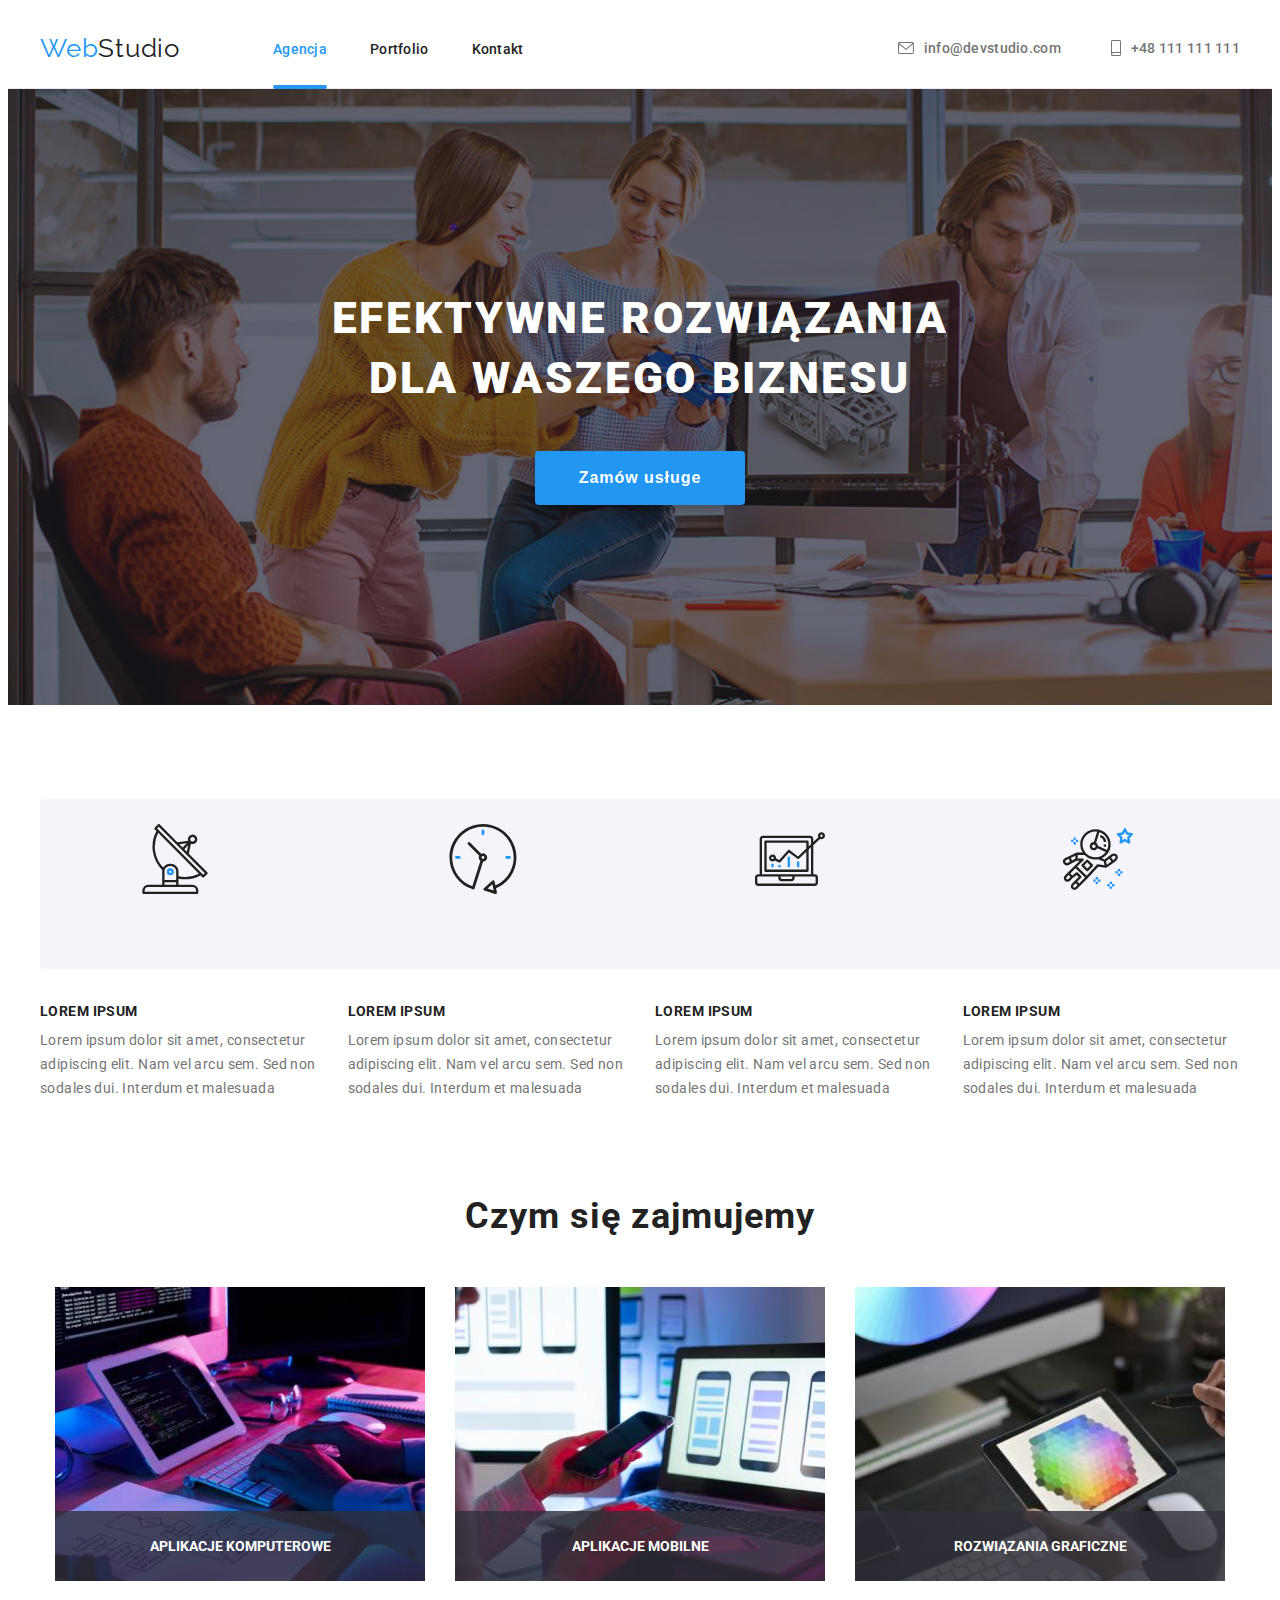
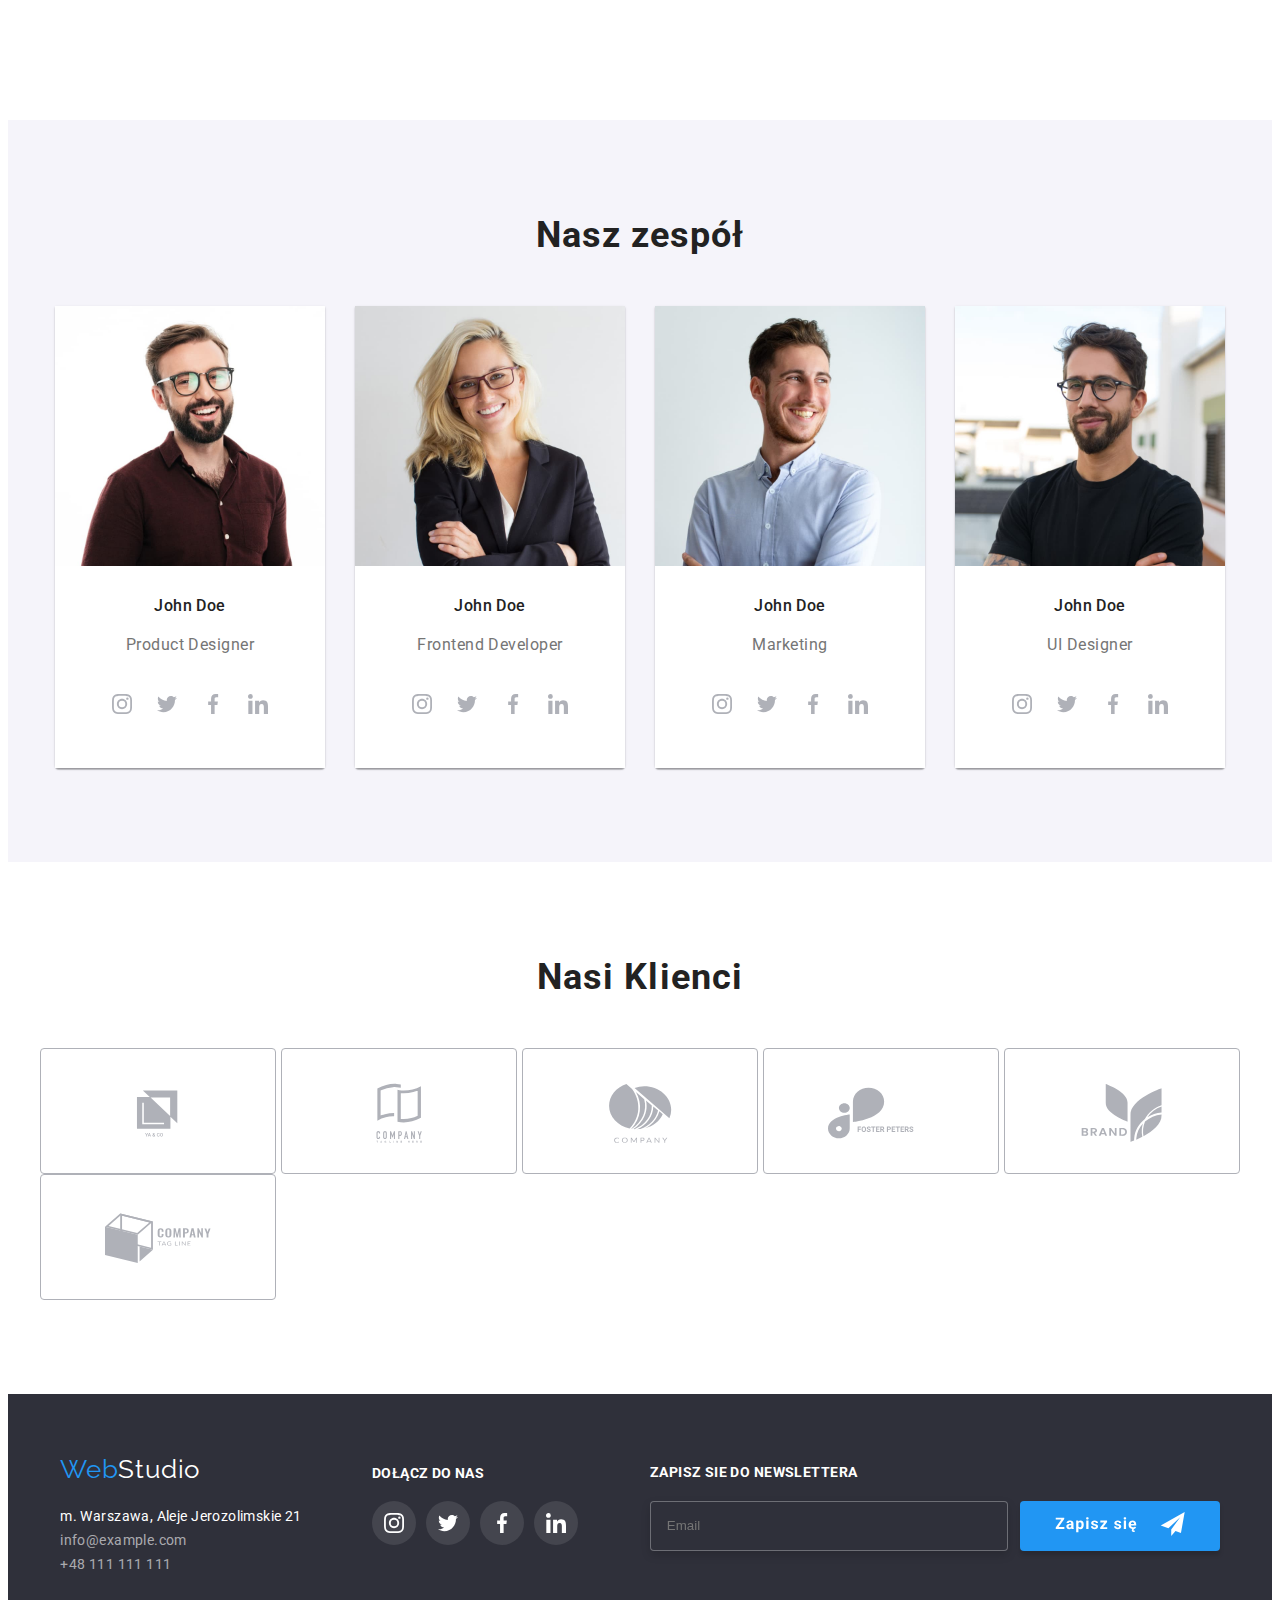
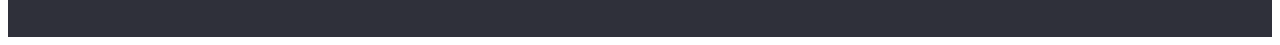
<file: index.html>
<!DOCTYPE html>
<html lang="en">
  <head>
    <meta charset="UTF-8" />
    <meta http-equiv="X-UA-Compatible" content="IE=edge" />
    <meta name="viewport" content="width=device-width, initial-scale=1.0" />
    <title>Studio</title>
    <link
      rel="stylesheet"
      href="https://cdnjs.cloudflare.com/ajax/libs/modern-normalize/1.0.0/modern-normalize.min.css"
      integrity="sha512-ISS7cAi1PEhQ8jnbJpJZMd29NlhNj4AWYyLOSp2CE/CsHxTCu+r+t0D2yoJudVrd0/8fTVPUVDzY5Tvli75u/g=="
      crossorigin="anonymous"
    />
    <link rel="stylesheet" href="css/main.min.css" />
    <link rel="preconnect" href="https://fonts.gstatic.com" />
    <link
      href="https://fonts.googleapis.com/css2?family=Raleway:wght@700&family=Roboto:wght@400;500;700;900&display=swap"
      rel="stylesheet"
    />
  </head>

  <body>
      <!--HEADER-->
    <header class="header border">
      <div class="container">
        <a class="header__logo" href="index.html"
          >Web<span class="header__logo-color">Studio</span></a
        >
        <nav class="navigation">
          <ul class="navigation__list list">
            <li class="navigation__list-item">
              <a class="navigation__list-link-active" href="index.html">Agencja</a>
            </li>

            <li class="navigation__list-item">
              <a class="navigation__list-link" href="portfolio.html"
                >Portfolio</a
              >
            </li>
            <li class="navigation__list-item">
              <a class="navigation__list-link" href="#">Kontakt</a>
            </li>
          </ul>
        </nav>
         <div class="menu_mobile">
        <button class="menu_modal--open" type="button" mobile-modal-open>
      <svg class="menu_modal--open-icon"><use href="./images/icons.svg#icon-menu"></use></svg>
    </button>
  </div>
        <ul class="navigation__contact list">
          <li class="navigation__contat-list">
            <a class="navigation__contact-link" href="mailto:info@devstudio.com"
              ><svg class="contacts__icon" width="16" height="12">
                <use href="./images/icons.svg#icon-envelope"></use>
              </svg>info@devstudio.com</a
            >
          </li>
          <li class="nvigation__contat-list">
            <a class="navigation__contact-link-tel" href="tel:+48111111111"
              ><svg class="contacts__icon" width="10" hight="16">
                      <use class="nav-smart-link" href="./images/icons.svg#icon-smartphone"></use>
                    </svg>+48 111 111 111</a
            >
          </li>
        </ul>
      </div>
    </header>
    <!--END HEADER-->
    <main class="main">
      <!--SLOGAN-->
      <section class="slogan">
        <div class="container">
          <h1 class="slogan__title">
            EFEKTYWNE ROZWIĄZANIA <br />
            DLA WASZEGO BIZNESU
          </h1>
          <button class="slogan__button" type="button" data-modal-open>Zamów usługe</button>
        </div>
      </section>
      <!--END SLOGAN-->
       

      <!--OUR STRENGHTS-->
      <section class="strenghts">
        <div class="container">
          <ul class="strenghts__list list">
            <li class="strenghts__item item-right">
              <svg class="strenghts__icon">
                        <use class="strenghts__icon-link" href="./images/icons.svg#icon-antenna-1" width="70" height="70"> </use>
                    </svg>
              <h5 class="strenghts__title">LOREM IPSUM</h5>
              <p class="strenghts__description">
                Lorem ipsum dolor sit amet, consectetur adipiscing elit. Nam vel
                arcu sem. Sed non sodales dui. Interdum et malesuada
              </p>
            </li>
            <li class="strenghts__item item-right">
              <svg class="strenghts__icon">
                        <use class="strenghts__icon-link" href="./images/icons.svg#icon-clock-1" width="70" height="70"></use>
                    </svg>
              <h5 class="strenghts__title">LOREM IPSUM</h5>
              <p class="strenghts__description">
                Lorem ipsum dolor sit amet, consectetur adipiscing elit. Nam vel 
                arcu sem. Sed non sodales dui. Interdum et malesuada
              </p>
            </li>
            <li class="strenghts__item item-right">
              <svg class="strenghts__icon">
                        <use class="strenghts__icon-link" href="./images/icons.svg#icon-diagram-1" width="70" height="70"></use>
                    </svg>
              <h5 class="strenghts__title">LOREM IPSUM</h5>
              <p class="strenghts__description">
                Lorem ipsum dolor sit amet, consectetur adipiscing elit. Nam vel 
                arcu sem. Sed non sodales dui. Interdum et malesuada
              </p>
            </li>
            <li class="strenghts__item">
               <svg class="strenghts__icon">
                        <use class="strenghts__icon-link" href="./images/icons.svg#icon-astronaut-1" width="70" height="70""></use>
                    </svg>
              <h5 class="strenghts__title">LOREM IPSUM</h5>
              <p class="strenghts__description">
                Lorem ipsum dolor sit amet, consectetur adipiscing elit. Nam vel 
                arcu sem. Sed non sodales dui. Interdum et malesuada
              </p>
            </li>
          </ul>
        </div>
      </section>
      <!--END OUR STRENGHTS-->

      <!--WHAT WE DO-->
      <section class="what-we-do section">
        <div class="container">
          <h2 class="what-we-do__title">Czym się zajmujemy</h2>
          <ul class="what-we-do__item list">
            <li class="what-we-do__list-right">
              <div class="name">
              <a class="what-we-do__link" href="#">
                <img
                  class="what-we-do__img"
                  src="./images/img_one.jpg"
                  alt="programowanie"
                  width="370"
                  height="294"
                />
              </a>
              <div class="name2">
                              <p class="what-we-do__name">APLIKACJE KOMPUTEROWE</p>
                            </div>
                            </div>
            </li>
            <li class="what-we-do__list-right">
              <div class="name">
              <a class="what-we-do__link" href="#">
                <img
                  class="what-we-do__img"
                  src="./images/img_two.jpg"
                  alt="tworzenie grafiki"
                  width="370"
                  height="294"
                />
              </a>
              <div class="name2">
                          <p class="what-we-do__name">APLIKACJE MOBILNE</p>
                      </div>
                      </div>
            </li>
            <li class="what-we-do__list">
              <div class="name">
              <a class="what-we-do__link" href="#">
                <img
                  class="what-we-do__img"
                  src="./images/img_three.jpg"
                  alt="projektowanie"
                  width="370"
                  height="294"
                />
              </a>
              <div class="name2">
                          <p class="what-we-do__name">ROZWIĄZANIA GRAFICZNE</p>
                      </div>
                      </div>
            </li>
          </ul>
        </div>
      </section>
      <!--END WHAT WE DO-->

      <!--OUR TEAM-->
      <section class="our-team section">
        <div class="container">
          <h2 class="our-team__title">Nasz zespół</h2>
          <ul class="our-team__item list">
            <li class="our-team__list item-right">
                <img
                  class="our-team__img"
                  src="./images/team/person_one.jpg"
                  alt="Product Designer"
                  width="270"
                  height="260"
                />
                <h3 class="our-team__person">John Doe</h3>
                <p class="our-team__profession">Product Designer</p> 
                <ul class="our-team__icon-list list">
                            <li class="our-team__icon-item">
                              <a class="our-team__icon-social" href="#">
                                <svg class="social__icon">
                                  <use href="./images/icons.svg#icon-instagram-2"></use>
                                </svg>
                              </a>
                            </li>
                            <li class="our-team__icon-item">
                              <a class="our-team__icon-social" href="#">
                                <svg class="social__icon">
                                  <use href="./images/icons.svg#icon-twitter-1"></use>
                                </svg>
                              </a>
                            </li>
                            <li class="our-team__icon-item">
                              <a class="our-team__icon-social" href="#">
                                <svg class="social__icon">
                                  <use href="./images/icons.svg#icon-facebook-1"></use>
                                </svg>
                              </a>
                            </li>
                            <li class="our-team__icon-item">
                              <a class="our-team__icon-social" href="#">
                                <svg class="social__icon">
                                  <use href="./images/icons.svg#icon-linkedin-1"></use>
                                </svg>
                              </a>
                            </li>
                          </ul>
            </li>
            
            <li class="our-team__list item-right">
                <img
                  class="our-team__img"
                  src="./images/team/person_two.jpg"
                  alt="Frontend Developer"
                  width="270"
                  height="260"
                />
                <h3 class="our-team__person">John Doe</h3>
                <p class="our-team__profession">Frontend Developer</p>
                <ul class="our-team__icon-list list">
                            <li class="our-team__icon-item">
                              <a class="our-team__icon-social" href="#">
                                <svg class="social__icon">
                                  <use href="./images/icons.svg#icon-instagram-2"></use>
                                </svg>
                              </a>
                            </li>
                            <li class="our-team__icon-item">
                              <a class="our-team__icon-social" href="#">
                                <svg class="social__icon">
                                  <use href="./images/icons.svg#icon-twitter-1"></use>
                                </svg>
                              </a>
                            </li>
                            <li class="our-team__icon-item">
                              <a class="our-team__icon-social" href="#">
                                <svg class="social__icon">
                                  <use href="./images/icons.svg#icon-facebook-1"></use>
                                </svg>
                              </a>
                            </li>
                            <li class="our-team__icon-item">
                              <a class="our-team__icon-social" href="#">
                                <svg class="social__icon">
                                  <use href="./images/icons.svg#icon-linkedin-1"></use>
                                </svg>
                              </a>
                            </li>
                          </ul>
            </li>
            <li class="our-team__list item-right">
                <img
                  class="our-team__img"
                  src="./images/team/person_three.jpg"
                  alt="Marketing"
                  width="270"
                  height="260"
                />
                <h3 class="our-team__person">John Doe</h3>
                <p class="our-team__profession">Marketing</p>
                <ul class="our-team__icon-list list">
                            <li class="our-team__icon-item">
                              <a class="our-team__icon-social" href="#">
                                <svg class="social__icon">
                                  <use href="./images/icons.svg#icon-instagram-2"></use>
                                </svg>
                              </a>
                            </li>
                            <li class="our-team__icon-item">
                              <a class="our-team__icon-social" href="#">
                                <svg class="social__icon">
                                  <use href="./images/icons.svg#icon-twitter-1"></use>
                                </svg>
                              </a>
                            </li>
                            <li class="our-team__icon-item">
                              <a class="our-team__icon-social" href="#">
                                <svg class="social__icon">
                                  <use href="./images/icons.svg#icon-facebook-1"></use>
                                </svg>
                              </a>
                            </li>
                            <li class="our-team__icon-item">
                              <a class="our-team__icon-social" href="#">
                                <svg class="social__icon">
                                  <use href="./images/icons.svg#icon-linkedin-1"></use>
                                </svg>
                              </a>
                            </li>
                          </ul>
            </li>
            <li class="our-team__list">
                <img
                  class="our-team__img"
                  src="./images/team/person_four.jpg"
                  alt="UI Designer"
                  width="270"
                  height="260"
                />
                <h3 class="our-team__person">John Doe</h3>
                <p class="our-team__profession">UI Designer</p>
                <ul class="our-team__icon-list list">
                            <li class="our-team__icon-item">
                              <a class="our-team__icon-social" href="#">
                                <svg class="social__icon">
                                  <use href="./images/icons.svg#icon-instagram-2"></use>
                                </svg>
                              </a>
                            </li>
                            <li class="our-team__icon-item">
                              <a class="our-team__icon-social" href="#">
                                <svg class="social__icon">
                                  <use href="./images/icons.svg#icon-twitter-1"></use>
                                </svg>
                              </a>
                            </li>
                            <li class="our-team__icon-item">
                              <a class="our-team__icon-social" href="#">
                                <svg class="social__icon">
                                  <use href="./images/icons.svg#icon-facebook-1"></use>
                                </svg>
                              </a>
                            </li>
                            <li class="our-team__icon-item">
                              <a class="our-team__icon-social" href="#">
                                <svg class="social__icon">
                                  <use href="./images/icons.svg#icon-linkedin-1"></use>
                                </svg>
                              </a>
                            </li>
                          </ul>
            </li>
          </ul>
        </div>
      </section>
      <!--END OUR TEAM-->

       <!--OUR CUSTOMERS-->
        <section class="our-client section">
            <div class="container">
            <h2 class="our-client__title">Nasi Klienci</h2>
            <ul class="our-client__list list">
              <li class="our-client__item">
                    <a class="our-client__link" href="#">
                    <svg class="client__icon">
                        <use href="./images/icons.svg#icon-Logo"></use>
                      </svg>
                    </a>
                </li>
              
                <li class="our-client__item">
                    <a class="our-client__link" href="#">
                    <svg class="client__icon">
                        <use href="./images/icons.svg#icon-group"></use>
                      </svg>
                    </a>
                </li>
                <li class="our-client__item">
                    <a class="our-client__link" href="#">
                    <svg class="client__icon">
                        <use href="./images/icons.svg#icon-Object"></use>
                      </svg>
                    </a>
                </li>
                <li class="our-client__item">
                    <a class="our-client__link" href="#">
                    <svg class="client__icon" >
                        <use href="./images/icons.svg#icon-group1"></use>
                      </svg>
                    </a>
                </li>
                <li class="our-client__item">
                    <a class="our-client__link" href="#">
                    <svg class="client__icon">
                        <use href="./images/icons.svg#icon-group2"></use>
                      </svg>
                    </a>
                </li>
                <li class="our-client__item">
                    <a class="our-client__link" href="#">
                    <svg class="client__icon">
                        <use href="./images/icons.svg#icon-Object1"></use>
                      </svg>
                    </a>
                </li>
            </ul>
        </div>
        </section>
        <!--END OUR CUSTOMERS-->
    </main>

    <!--FOOTER-->
    <footer class="footer section-foot">
      <div class="container">
        <div class="adres">
        <a class="header__logo" href="index.html"
          >Web<span class="header__logo-foot">Studio</span></a
        >
        <address class="footer__address">
          m. Warszawa, Aleje Jerozolimskie 21 <br />
          <a class="footer__mail" href="mailto:info@example.com"
            >info@example.com</a
          >
          <a class="footer__tel" href="+48111111111">+48 111 111 111</a>
        </address>
        </div>
        <div class="footer__social">
                <p class="footer__join-as">DOŁĄCZ DO NAS</p>
                <ul class="footer__icon-list list">
        
                    <li class="footer__icon-item">
                      <a class="footer__icon-social" href="#">
                        <svg class="social__icon2">
                          <use href="./images/icons.svg#icon-instagram-2"></use>
                        </svg>
                      </a>
                    </li>
                    <li class="footer__icon-item">
                      <a class="footer__icon-social" href="#">
                        <svg class="social__icon2">
                          <use href="./images/icons.svg#icon-twitter-1"></use>
                        </svg>
                      </a>
                    </li>
                    <li class="footer__icon-item">
                      <a class="footer__icon-social footer-black" href="#">
                        <svg class="social__icon2">
                          <use href="./images/icons.svg#icon-facebook-1"></use>
                        </svg>
                      </a>
                    </li>
                    <li class="footer__icon-item">
                      <a class="footer__icon-social" href="#">
                        <svg class="social__icon2">
                          <use href="./images/icons.svg#icon-linkedin-1"></use>
                        </svg>
                      </a>
                    </li>
                  </ul>
            </div>
            <div class="newsletter">
             <form class="newsletter__form">
               <label class="newsletter__title">ZAPISZ SIE DO NEWSLETTERA</label>
                <div class="newsletter__submit">
                  <input class="newsletter__email" type="email" name="email" placeholder="Email" required/>
                 
                  <button class="newsletter__btn" type="submit">
                    <svg class="newsletter__icon">
                      <use href="./images/icons.svg#icon-send"></use>
                    </svg>
                  </button>
                </div>
                </div>
                </form>
        </div>
        
    </footer>
    <!--END FOOTER-->

     <!--BACKDROP-->
<div class="backdrop is-hidden " data-modal>
  <div class="modal">
    
    <button type="button" class="modal__close-btn" data-modal-close>
      <svg class="modal__closer-black" width="18" height="18" viewBox="0 0 18 18" fill="none" xmlns="http://www.w3.org/2000/svg">
        <path d="M15 4.10786L13.8921 3L9.5 7.39214L5.10786 3L4 4.10786L8.39214 8.5L4 12.8921L5.10786 14L9.5 9.60786L13.8921 14L15 12.8921L10.6079 8.5L15 4.10786Z" fill="black"/>
        </svg>
    </button>

    <h2 class="modal__form-title">Zostaw swoje dane w formularzu poniżej</h2>
    <form method="post" class="modal__form">
      <label class="modal__label">               
        Imię      
        <input class="modal__input" name="name" minlength="3" required="">
        <svg class="modal__icon-person">
         <use href="./images/icons.svg#icon-person"></use>            
        </svg>               
      </label>
      <label class="modal__label">               
        Telefon       
        <input class="modal__input" name="telefon" minlength="3" required="">
        <svg class="modal__icon-person tel">
         <use href="./images/icons.svg#icon-tel"></use>            
        </svg>               
      </label>
      <label class="modal__label">               
        Email       
        <input class="modal__input" name="email" minlength="3" required="">
        <svg class="modal__icon-person email">
         <use href="./images/icons.svg#icon-email"></use>            
        </svg>               
      </label>
      <label for="komentarz" class="modal__label">Komentarz</label>
      <textarea name="komentarz" id="textarea" cols="30" rows="10" class="modal__textarea" placeholder="Wprowadź tekst"></textarea>
<div class="modal__checkbox-wrapper">
  <div class="modal__disclaimer-wrapper">
    <input type="checkbox" class="modal__checkbox visually-hidden" name="policy" id="user-policy" required>
    <label for="user-policy" class="modal__policy-label">Oświadczam iż akceptuję<a href="#" class="modal__policy-label_link">Regulamin</a>i<a href="#" class="modal__policy-label_link">Polityke Prywatności</a>.</label>
  </div>
  <button class="modal__btn" type="submit">Wyślij</button>
</div>
    </form>
  </div>
  
  </div>
   <div class="container">
<div class="backdrop is-hidden" mobile-modal>
        <div class="mobile_modal" >
  <button class="menu_modal--close" type="button" mobile-modal-close><b>X</b></button>
  <ul class="menu_modal_list">
  <li><a class="menu_modal-link" href="agency.html">Agencja </a> </li> 
  <li><a class="menu_modal-link" href="portfolio.html">Portfolio </a> </li>
  <li><a class="menu_modal-link" href="contacts.html">Kontakt </a> </li>
</ul>
<ul class="menu_modal_info">
  <li><a class="menu_modal_info--tel" href="tel:+48111111111">+48 111 111 111</a></li>
  <li><a class="menu_modal_info--mail" href="mailto:info@devstudio.com">info@devstudio.com</a></li>
</ul>
<ul class="menu_modal_social">
  <li><a class="menu_modal_social--instagram" href="#">Instagram </a></li>
  <li><a class="menu_modal_social--twitter" href="#">Twitter </a></li>
  <li><a class="menu_modal_social--facebook" href="#">Facebook </a></li>
  <li><a class="menu_modal_social--linkedin" href="#">LinkedIn </a></li>
</ul>
</div>
</div>
</div>
  
  <script src="./js/modal.js"></script>
  <script src="./js/mobile-menu.js"></script>

  <!--END BACKDROP-->
</body>

</html>
  </body>
</html>
</file>
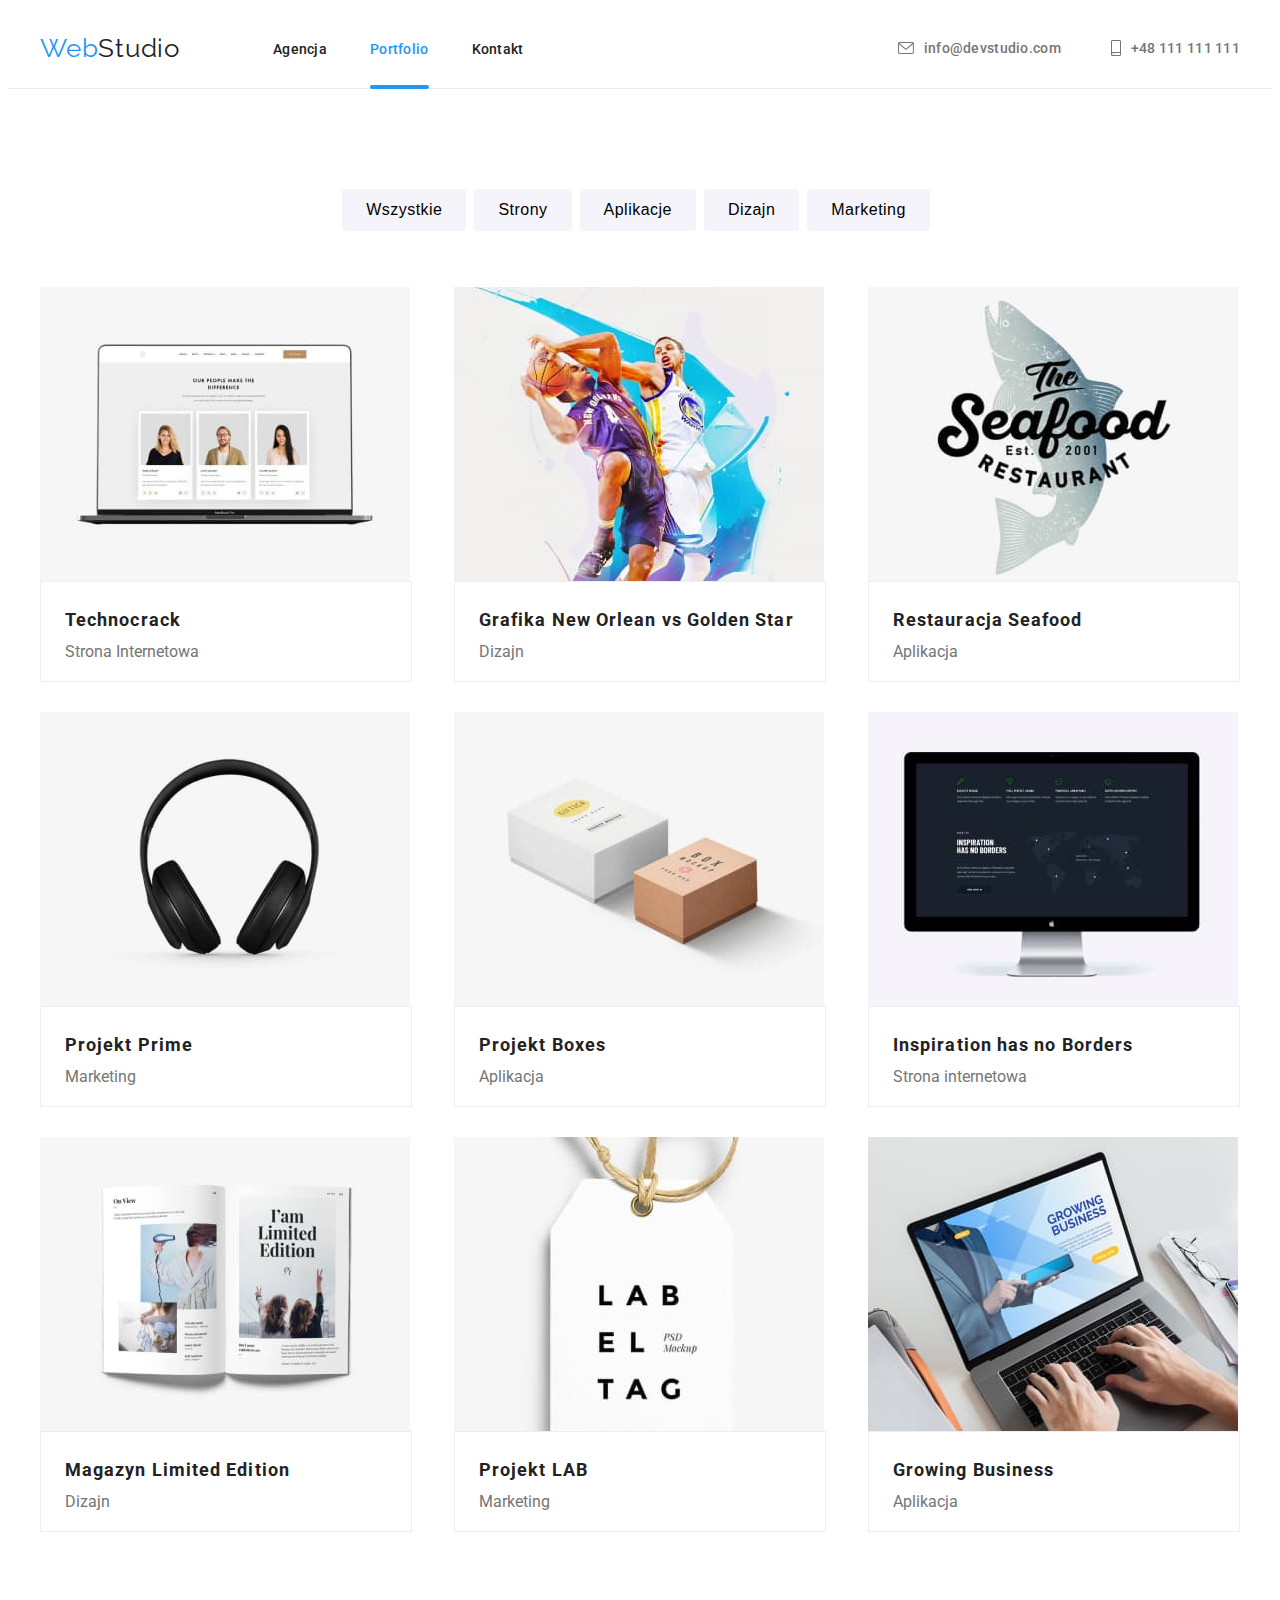
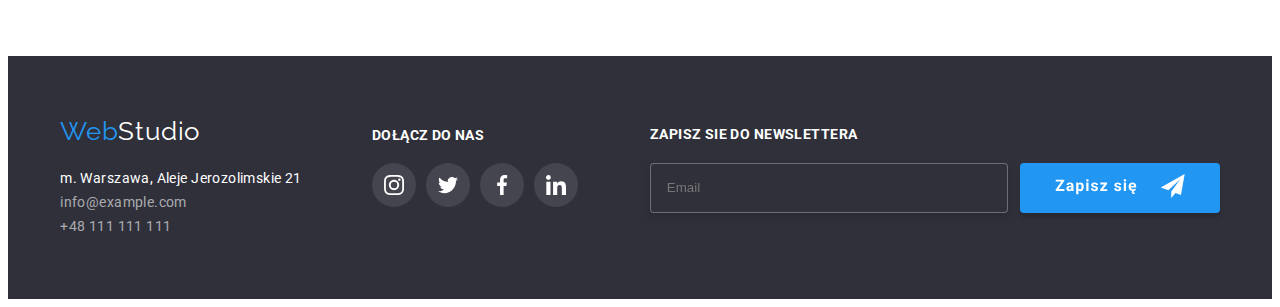
<file: portfolio.html>
<!DOCTYPE html>
<html lang="en">
  <head>
    <meta charset="UTF-8" />
    <meta http-equiv="X-UA-Compatible" content="IE=edge" />
    <meta name="viewport" content="width=device-width, initial-scale=1.0" />
    <title>Portfolio</title>
    <link
      rel="stylesheet"
      href="https://cdnjs.cloudflare.com/ajax/libs/modern-normalize/1.0.0/modern-normalize.min.css"
      integrity="sha512-ISS7cAi1PEhQ8jnbJpJZMd29NlhNj4AWYyLOSp2CE/CsHxTCu+r+t0D2yoJudVrd0/8fTVPUVDzY5Tvli75u/g=="
      crossorigin="anonymous"
    />
    <link rel="stylesheet" href="css/main.min.css" />
    <link rel="preconnect" href="https://fonts.gstatic.com" />
    <link
      href="https://fonts.googleapis.com/css2?family=Raleway:wght@700&family=Roboto:wght@400;500;700;900&display=swap"
      rel="stylesheet"
    />
  </head>
  <body>
    <!--HEADER-->
    <header class="header border">
      <div class="container">
        <a class="header__logo" href="index.html"
          >Web<span class="header__logo-color">Studio</span></a
        >
        <nav class="navigation">
          <ul class="navigation__list list">
            <li class="navigation__list-item">
              <a class="navigation__list-link" href="index.html">Agencja</a>
            </li>
            <li class="navigation__list-item">
              <a class="navigation__list-link-active" href="#">Portfolio</a>
            </li>
            <li class="navigation__list-item">
              <a class="navigation__list-link" href="#">Kontakt</a>
            </li>
          </ul>
        </nav>
         <div class="menu_mobile">
        <button class="menu_modal--open" type="button" mobile-modal-open>
      <svg class="menu_modal--open-icon"><use href="./images/icons.svg#icon-menu"></use></svg>
    </button>
    </div>
        <ul class="navigation__contact list">
          <li class="navigation__contact-list">
            <a class="navigation__contact-link" href="mailto:info@devstudio.com"
              ><svg class="contacts__icon" width="16" height="12">
                <use href="./images/icons.svg#icon-envelope"></use>
                </svg>info@devstudio.com</a
            >
          </li>
          <li class="navigation_contact-list">
            <a class="navigation__contact-link-tel" href="tel:+48111111111"
              ><svg class="contacts__icon" width="10" hight="16">
                <use class="nav__smart-link" href="./images/icons.svg#icon-smartphone"></use></svg >+48 111 111 111</a
            >
          </li>
        </ul>
      </div>
    </header>
    <!--END HEADER-->

    <main class="main-portfolio">
      <!--NAV-->
      <section class="navigation-btn">
        <div class="container">
          <ul class="navigation-btn__list list">
            <li><button class="navigation-btn__item" type="button">Wszystkie</button></li>
            <li><button class="navigation-btn__item" type="button">Strony</button></li>
            <li><button class="navigation-btn__item" type="button">Aplikacje</button></li>
            <li><button class="navigation-btn__item" type="button">Dizajn</button></li>
            <li><button class="navigation-btn__item" type="button">Marketing</button></li>
          </ul>
        </div>
      </section>
      <!--END NAV-->

      <!--PROJECTS-->
      <section class="project">
        <div class="container">
          <ul class="project__list">
            <li class="project__item">
              <img
                class="project__img"
                src="./images/portfolio/team.jpg"
                alt="strona internetowa"
                width="370"
                height="294"
              />
              <div class="project__overlay">
                <p class="project__overlay-tekst">
                  Technocrack jest popularną platformą wykorzystywaną do rozpowszechniania
                  koronawirusa. Firmy wykorzystują tę platformę do celów szpiegowskich i ataków na
                  niezabezpieczone serwery konkurencji
                </p>
              </div>
              <div class="project__wrapper">
                <p class="project__img-name">Technocrack</p>
                <p class="project__img-spec">Strona Internetowa</p>
              </div>
            </li>
            <li class="project__item">
              <img
                class="project__img"
                src="./images/portfolio/nba.jpg"
                alt="tworzenie grafiki"
                width="370"
                height="294"
              />
              <div class="project__overlay">
                <p class="project__overlay-tekst">
                  Technocrack jest popularną platformą wykorzystywaną do rozpowszechniania
                  koronawirusa. Firmy wykorzystują tę platformę do celów szpiegowskich i ataków na
                  niezabezpieczone serwery konkurencji
                </p>
              </div>
              <div class="project__wrapper">
              <p class="project__img-name">Grafika New Orlean vs Golden Star</p>
                <p class="project__img-spec">Dizajn</p>
              </div>
            </li>
            <li class="project__item">
              <img
                class="project__img"
                src="./images/portfolio/seafood.jpg"
                alt="projektowanie"
                width="370"
                height="294"
              />
              <div class="project__overlay">
                <p class="project__overlay-tekst">
                  Technocrack jest popularną platformą wykorzystywaną do rozpowszechniania
                  koronawirusa. Firmy wykorzystują tę platformę do celów szpiegowskich i ataków na
                  niezabezpieczone serwery konkurencji
                </p>
              </div>
              <div class="project__wrapper">
                <p class="project__img-name">Restauracja Seafood</p>
                <p class="project__img-spec">Aplikacja</p>
              </div>
            </li>
            <li class="project__item">
              <img
                class="project__img"
                src="./images/portfolio/headphones.jpg"
                alt="programowanie"
                width="370"
                height="294"
              />
              <div class="project__overlay">
                <p class="project__overlay-tekst">
                  Technocrack jest popularną platformą wykorzystywaną do rozpowszechniania
                  koronawirusa. Firmy wykorzystują tę platformę do celów szpiegowskich i ataków na
                  niezabezpieczone serwery konkurencji
                </p>
              </div>
              <div class="project__wrapper">
                <p class="project__img-name">Projekt Prime</p>
                <p class="project__img-spec">Marketing</p>
              </div>
            </li>
            <li class="project__item">
              <img
                class="project__img"
                src="./images/portfolio/box.jpg"
                alt="tworzenie grafiki"
                width="370"
                height="294"
              />
              <div class="project__overlay">
                <p class="project__overlay-tekst">
                  Technocrack jest popularną platformą wykorzystywaną do rozpowszechniania
                  koronawirusa. Firmy wykorzystują tę platformę do celów szpiegowskich i ataków na
                  niezabezpieczone serwery konkurencji
                </p>
              </div>
              <div class="project__wrapper">
                <p class="project__img-name">Projekt Boxes</p>
                <p class="project__img-spec">Aplikacja</p>
              </div>
            </li>
            <li class="project__item">
              <img
                class="project__img"
                src="./images/portfolio/aple.jpg"
                alt="projektowanie"
                width="370"
                height="294"
              />
              <div class="project__overlay">
                <p class="project__overlay-tekst">
                  Technocrack jest popularną platformą wykorzystywaną do rozpowszechniania
                  koronawirusa. Firmy wykorzystują tę platformę do celów szpiegowskich i ataków na
                  niezabezpieczone serwery konkurencji
                </p>
              </div>
              <div class="project__wrapper">
                <p class="project__img-name">Inspiration has no Borders</p>
                <p class="project__img-spec">Strona internetowa</p>
              </div>
            </li>
            <li class="project__item">
              <img
                class="project__img"
                src="./images/portfolio/newspaper.jpg"
                alt="programowanie"
                width="370"
                height="294"
              />
              <div class="project__overlay">
                <p class="project__overlay-tekst">
                  Technocrack jest popularną platformą wykorzystywaną do rozpowszechniania
                  koronawirusa. Firmy wykorzystują tę platformę do celów szpiegowskich i ataków na
                  niezabezpieczone serwery konkurencji
                </p>
              </div>
              <div class="project__wrapper">
                <p class="project__img-name">Magazyn Limited Edition</p>
                <p class="project__img-spec">Dizajn</p>
              </div>
            </li>
            <li class="project__item">
              <img
                class="project__img"
                src="./images/portfolio/tag.jpg"
                alt="tworzenie grafiki"
                width="370"
                height="294"
              />
              <div class="project__overlay">
                <p class="project__overlay-tekst">
                  Technocrack jest popularną platformą wykorzystywaną do rozpowszechniania
                  koronawirusa. Firmy wykorzystują tę platformę do celów szpiegowskich i ataków na
                  niezabezpieczone serwery konkurencji
                </p>
              </div>
              <div class="project__wrapper">
                <p class="project__img-name">Projekt LAB</p>
                <p class="project__img-spec">Marketing</p>
              </div>
            </li>
            <li class="project__item">
              <img
                class="project__img"
                src="./images/portfolio/notebook.jpg"
                alt="projektowanie"
                width="370"
                height="294"
              />
              <div class="project__overlay">
                <p class="project__overlay-tekst">
                  Technocrack jest popularną platformą wykorzystywaną do rozpowszechniania
                  koronawirusa. Firmy wykorzystują tę platformę do celów szpiegowskich i ataków na
                  niezabezpieczone serwery konkurencji
                </p>
              </div>
              <div class="project__wrapper">
                <p class="project__img-name">Growing Business</p>
                <p class="project__img-spec">Aplikacja</p>
              </div>
            </li>
          </ul>
        </div>
      </section>
      <!--END PROJECTS-->
    </main>
    <!--FOOTER-->
    <footer class="footer section-foot">
      <div class="container">
        <div class="footer__adres">
          <a class="header__logo" href="index.html"
            >Web<span class="header__logo-foot">Studio</span></a
          >
          <address class="footer__address">
           m. Warszawa, Aleje Jerozolimskie 21 
           <br />
            <a class="footer__mail" href="mailto:info@example.com">
              info@example.com</a
              >
            <a class="footer__tel" href="+48111111111">+48 111 111 111</a>
          </address>
        </div>
        <div class="footer__social">
          <p class="footer__join-as">DOŁĄCZ DO NAS</p>
          <ul class="footer__icon-list list">
            <li class="footer__icon-item">
              <a class="footer__icon-social" href="#">
                <svg class="social__icon2">
                  <use href="./images/icons.svg#icon-instagram-2"></use>
                </svg>
              </a>
            </li>
            <li class="footer__icon-item">
              <a class="footer__icon-social" href="#">
                <svg class="social__icon2">
                  <use href="./images/icons.svg#icon-twitter-1"></use>
                </svg>
              </a>
            </li>
            <li class="footer__icon-item">
              <a class="footer__icon-social footer__black" href="#">
                <svg class="social__icon2">
                  <use href="./images/icons.svg#icon-facebook-1"></use>
                </svg>
              </a>
            </li>
            <li class="footer__icon-item">
              <a class="footer__icon-social" href="#">
                <svg class="social__icon2">
                  <use href="./images/icons.svg#icon-linkedin-1"></use>
                </svg>
              </a>
            </li>
          </ul>
        </div>
         <div class="newsletter">
              <label class="newsletter__title">ZAPISZ SIE DO NEWSLETTERA</label>
              <form>
                <div class="newsletter__submit">
                  <input class="newsletter__email" type="email" name="email" placeholder="Email" required/>
                 
                  <button class="newsletter__btn" type="submit">
                    <svg class="newsletter__icon">
                      <use href="./images/icons.svg#icon-send"></use>
                    </svg>
                  </button>
                </div>
      </div>
    </footer>
    <div class="container">
<div class="backdrop is-hidden" mobile-modal>
        <div class="mobile_modal" >
  <button class="menu_modal--close" type="button" mobile-modal-close><b>X</b></button>
  <ul class="menu_modal_list">
  <li><a class="menu_modal-link" href="agency.html">Agencja </a> </li> 
  <li><a class="menu_modal-link" href="portfolio.html">Portfolio </a> </li>
  <li><a class="menu_modal-link" href="contacts.html">Kontakt </a> </li>
</ul>
<ul class="menu_modal_info">
  <li><a class="menu_modal_info--tel" href="tel:+48111111111">+48 111 111 111</a></li>
  <li><a class="menu_modal_info--mail" href="mailto:info@devstudio.com">info@devstudio.com</a></li>
</ul>
<ul class="menu_modal_social">
  <li><a class="menu_modal_social--instagram" href="#">Instagram </a></li>
  <li><a class="menu_modal_social--twitter" href="#">Twitter </a></li>
  <li><a class="menu_modal_social--facebook" href="#">Facebook </a></li>
  <li><a class="menu_modal_social--linkedin" href="#">LinkedIn </a></li>
</ul>
</div>
</div>
</div>
<script src="./js/mobile-menu.js"></script>
    <!--END FOOTER-->
  </body>
</html>
</file>
<file: css/main.min.css>
.container{max-width:100%;align-items:center;margin:0 auto;padding:0px 15px}.header .container{height:80px;display:flex;align-items:center}@media screen and (min-width: 480px) and (max-width: 767px){.container{max-width:480px;margin:0 auto;padding:0 15px}}@media screen and (min-width: 768px) and (max-width: 1199px){.container{max-width:768px;padding:0 15px;margin:auto}}@media screen and (min-width: 1200px){.container{max-width:1200px;padding:0 15px;margin:auto}}body{font-family:"Roboto","Verdana","Tahoma",sans-serif;color:#222}.main{background:#fff}.main-portfolio{background:#fff}h1,h2,h3,h5{margin:0px;padding:0px}ul{margin:0px;padding:0px}p{padding:0px;margin:0px}img{display:block}.list{list-style:none}.section{padding-top:94px;padding-bottom:94px}.border{border-bottom:1px solid #ececec}.header__logo{font-family:"Raleway","Verdana","Tahoma",sans-serif;font-size:26px;line-height:1.192;text-decoration:none;letter-spacing:0.03em;color:#2196f3;display:flex;align-items:center}.backdrop{position:fixed;left:0;top:0;width:100%;height:100%;background-color:rgba(0,0,0,0.2);transition:500ms linear}.modal{position:fixed;top:50%;left:50%;transform:translate(-50%, -50%);background-color:#fff;width:528px;min-height:581px;border-radius:4px;box-shadow:0px 2px 1px 0px #00000033;box-shadow:0px 1px 1px 0px #00000024;box-shadow:0px 1px 3px 0px #0000001f}.modal__closer-black{position:absolute;top:5px;right:5px}.modal__close-btn{position:absolute;top:8px;right:8px;width:30px;height:30px;background-color:#fff;border:1px solid rgba(0,0,0,0.1);border-radius:50%;cursor:pointer}.is-hidden{opacity:0;visibility:hidden;pointer-events:none}.modal__form{margin:30px 40px 40px 40px;display:flex;justify-content:center;align-items:flex-start;flex-direction:column}.modal__form-title{font-style:normal;font-weight:bold;font-size:20px;line-height:23px;align-items:center;text-align:center;letter-spacing:0.03em;color:#212121;margin-top:40px}.modal__label{font-style:normal;font-weight:normal;font-size:12px;line-height:14px;letter-spacing:0.01em;color:#757575;margin-bottom:4px;width:100%}.modal__input{height:40px;box-sizing:border-box;border-radius:4px;margin-bottom:10px;width:100%;padding-left:30px;border:1px solid rgba(33,33,33,0.2);outline:none}.modal__textarea{height:120px;border:1px solid rgba(33,33,33,0.2);box-sizing:border-box;border-radius:4px;outline:none;width:100%;margin-bottom:20px;resize:none}.modal__policy-label{display:flex;align-items:center;font-style:normal;font-weight:normal;font-size:14px;line-height:24px;letter-spacing:0.03em;color:#757575;transition:250ms;transition-timing-function:cubic-bezier(0.4, 0, 0.2, 1)}.modal__policy-label::before{display:inline-block;content:'';height:16px;width:16px;border:1px solid #212121;border-radius:2px;margin-right:8px;transition:250ms;transition-timing-function:cubic-bezier(0.4, 0, 0.2, 1)}.modal__checkbox:checked+.modal__policy-label::before{background-color:#2196f3;border:none;background-image:url(../images/Vector.svg);background-repeat:no-repeat;background-position:center;transition:250ms;transition-timing-function:cubic-bezier(0.4, 0, 0.2, 1)}.modal__policy-label_link{color:#2196f3}.modal__checkbox-wrapper{display:flex;justify-content:center;align-items:center;flex-direction:column;margin:0 auto}.modal__disclaimer-wrapper{margin-bottom:30px;width:100%}.modal__input:focus,.modal__textarea:focus{border-color:#2196f3;transition:250ms;transition-timing-function:cubic-bezier(0.4, 0, 0.2, 1)}.modal__form .modal__textarea{padding:12px 16px}.modal__btn{font-style:normal;font-weight:bold;font-size:16px;line-height:30px;display:flex;align-items:center;justify-content:center;letter-spacing:0.06em;color:#fff;width:200px;height:50px;background:#2196f3;box-shadow:0px 4px 4px rgba(0,0,0,0.15);border-radius:4px;border:none;cursor:pointer}.modal__icon-person{position:absolute;margin-top:14px;margin-left:15px;height:12px;width:12px;transform:translateX(-450px)}.modal__input:focus+.modal__icon-person{fill:#2196f3;transition:250ms;transition-timing-function:cubic-bezier(0.4, 0, 0.2, 1)}.tel{position:absolute;height:13px;width:13px}.email{position:absolute;height:12px;width:15px}@media screen and (min-width: 320px) and (max-width: 767px){.modal{width:450px;height:609px}.modal__icon-person{position:absolute;margin-top:14px;margin-left:15px;height:12px;width:12px;transform:translateX(-370px)}.modal__policy-label{font-size:12px}}@media screen and (min-width: 768px){.modal{width:450px;height:609px}.modal__icon-person{position:absolute;margin-top:14px;margin-left:15px;height:12px;width:12px;transform:translateX(-370px)}.modal__policy-label{font-size:12px}}@media screen and (min-width: 320px) and (max-width: 767px){.mobile_modal{width:100%;height:100%;position:absolute;border-radius:4px;background:#fff;position:absolute}.menu_modal--open-icon{fill:black;width:40px;height:40px;background-color:#fff;border-style:none}.menu_modal--open-icon:focus{fill:#2196f3;color:#2196f3}.menu_modal--open-icon:hover{fill:#2196f3;color:#2196f3}.menu_modal--open{margin-right:30px;margin-top:10px;top:10px;right:10px;position:absolute;border-style:none;width:-0px;height:-0px;fill:#fff;color:#fff}.menu_modal--close{border:none;background-color:#fff;position:absolute;top:30px;right:10px;font-size:x-large}.menu_modal--close:focus{fill:#2196f3;color:#2196f3}.menu_modal--close:hover{fill:#2196f3;color:#2196f3}}.menu_modal-link{display:block;text-decoration:none;list-style:none;font-family:"Roboto","Verdana","Tahoma",sans-serif;font-size:40px;font-style:normal;font-weight:500;line-height:1.175;letter-spacing:0.02em;text-align:left;color:#212121;margin-left:32px;margin-top:48px;margin-bottom:32px}.menu_modal-link:hover{color:#2196f3}.menu_modal_list{display:block;text-decoration:none}.menu_modal_info{display:block;margin-top:270px}.menu_modal_info--mail{font-family:"Roboto","Verdana","Tahoma",sans-serif;font-size:24px;font-style:normal;font-weight:500;line-height:1.667;letter-spacing:0.02em;color:#757575;text-decoration:none;margin-left:40px}.menu_modal_info--tel{font-size:34px;font-style:normal;font-weight:500;line-height:1.17;letter-spacing:0.02em;color:#2196f3;text-decoration:none;margin-left:40px}.menu_modal_social{display:flex;list-style:none;font-family:"Roboto","Verdana","Tahoma",sans-serif;font-size:18px;font-style:normal;font-weight:500;line-height:1.22;letter-spacing:0.02em;color:#2196f3;margin-top:64px}.menu_modal_social--instagram{margin-left:40px;text-decoration:none;font-family:"Roboto","Verdana","Tahoma",sans-serif;font-size:18px;font-style:normal;font-weight:500;line-height:1.22;letter-spacing:0.02em;color:#2196f3;margin-top:64px}.menu_modal_social--twitter,.menu_modal_social--facebook,.menu_modal_social--linkedin{margin-left:10px;text-decoration:none;font-family:"Roboto","Verdana","Tahoma",sans-serif;font-size:18px;font-style:normal;font-weight:500;line-height:1.22;letter-spacing:0.02em;color:#2196f3;margin-top:64px}.menu_modal_social--twitter::before,.menu_modal_social--facebook::before,.menu_modal_social--linkedin::before{content:"";border:1px solid rgba(33,33,33,0.2);transform:rotate(90deg);margin-right:10px}@media screen and (min-width: 768px) and (max-width: 1199px){.menu_modal--open-icon,.menu_modal--close,.menu_modal--open,.mobile_modal{display:none}}@media screen and (min-width: 1200px){.menu_modal--open-icon,.menu_modal--close,.menu_modal--open,.mobile_modal{display:none}}.footer{display:flex;background:#2f303a}.footer .container{display:flex;padding-top:60px;padding-bottom:60px}.footer__address,.footer__mail,.footer__tel{font-size:14px;line-height:1.714;letter-spacing:0.03em;font-style:normal;color:#fff}.footer__mail,.footer__tel{color:rgba(255,255,255,0.6);text-decoration:none}.footer__tel{display:block}.footer__join-as{font-size:14px;line-height:16px;letter-spacing:0.03em;text-transform:uppercase;font-weight:bold;color:#fff}.footer__icon-list{display:flex;flex-basis:content;margin-top:20px}.logo{float:left}.footer__social{margin-left:70px;margin-top:-20px}.footer__icon-list{display:flex;justify-content:center;align-items:center}.social__icon2{width:20px;height:20px;fill:#fff}.footer__icon-item:not(:last-child){margin-right:10px}.footer__icon-social{display:flex;width:44px;height:44px;background-color:rgba(255,255,255,0.1);border-radius:50%;align-items:center;justify-content:center}.footer__icon-social:hover,.footer__icon-social:focus{background-color:#2196f3;transition:250ms;transition-timing-function:cubic-bezier(0.4, 0, 0.2, 1)}.newsletter{margin-left:72px;margin-top:-18px}.newsletter__submit{display:flex;align-items:center;margin-top:20px}.newsletter__title{font-style:normal;font-weight:bold;font-size:14px;line-height:16px;letter-spacing:0.03em;text-transform:uppercase;color:#fff}.newsletter__email{color:rgba(255,255,255,0.6);padding-left:16px;width:358px;height:50px;border:1px solid rgba(255,255,255,0.3);box-sizing:border-box;filter:drop-shadow(0px 4px 4px rgba(0,0,0,0.15));border-radius:4px;background:#2f303a}.newsletter__btn{color:#fff;width:200px;height:50px;background:#2196f3;box-shadow:0px 4px 4px rgba(0,0,0,0.15);border-radius:4px;margin-left:12px;border:none;cursor:pointer}.newsletter__icon{width:130px;height:30px}@media screen and (min-width: 320px) and (max-width: 779px){.footer .container{display:block}.adres{display:grid;justify-content:center}.footer__address{margin-top:20px}.header__logo{display:flex;justify-content:center}.footer__mail{display:flex;justify-content:center;padding-top:6px;padding-bottom:6px}.footer__tel{display:flex;justify-content:center}.newsletter__submit{display:flex;flex-wrap:wrap;justify-content:center}.newsletter__email{max-width:450px}.footer__social{padding-top:60px;padding-bottom:60px;margin:auto}.footer__join-as{display:flex;justify-content:center}.newsletter{margin:auto}.newsletter__title{display:flex;justify-content:center}.newsletter__email{margin-bottom:20px}}@media screen and (min-width: 780px) and (max-width: 1199px){.footer .container{display:flex;flex-wrap:wrap;padding-top:60px;padding-bottom:60px}.newsletter{margin:60px auto}.newsletter__submit{display:flex;flex-direction:column;justify-content:center}.newsletter__email{max-width:450px;margin-bottom:20px}.newsletter__title{display:flex;justify-content:center}.adres{display:grid;justify-content:center;margin:auto}.footer__address{margin-top:20px}.header__logo{display:flex;justify-content:center}.footer__mail{display:flex;justify-content:center;padding-top:6px;padding-bottom:6px}.footer__tel{display:flex;justify-content:center}.footer__social{padding-left:144px}}@media screen and (min-width: 320px) and (max-width: 767px){.navigation__list{display:none;align-items:center;margin-left:93px}.navigation__list-item:not(:last-child){margin-right:43px}.navigation__contact-link{margin-right:50px}.navigation__contact{display:none;align-items:center;margin-left:auto}.contacts__icon{margin-right:10px;fill:currentColor}.header__logo-color{color:#222}.header__logo-foot{color:#fff}.navigation__list-link,.navigation__list-link-active{font-weight:500;font-size:14px;line-height:1.142;letter-spacing:0.02em;text-decoration:none;color:#222;transition:250ms;transition-timing-function:cubic-bezier(0.4, 0, 0.2, 1)}.navigation__list-link-active{color:#2196f3}.navigation__list-link:hover,.navigation__list-link:focus,.footer__mail:hover,.footer__mail:focus,.footer__tel:hover,.footer__tel:focus{color:#2196f3;transition:250ms;transition-timing-function:cubic-bezier(0.4, 0, 0.2, 1)}.navigation__contact-link,.navigation__contact-link-tel{font-weight:500;font-size:14px;line-height:1.142;letter-spacing:0.02em;text-decoration:none;color:#757575;display:none;align-items:center;height:16px}.navigation__contact-link:hover,.navigation__contact-link:focus,.navigation__contact-link-tel:hover,.navigation__contact-link-tel:focus{color:#2196f3;fill:#2196f3;transition:250ms;transition-timing-function:cubic-bezier(0.4, 0, 0.2, 1)}.navigation__list-item{position:relative}}@media screen and (min-width: 768px) and (max-width: 1199px){.navigation__list{display:flex;align-items:center;margin-left:93px}.navigation__list-item:not(:last-child){margin-right:43px}.navigation__contact-link{margin-right:0px}.navigation__contact{display:block;align-items:center;margin-left:101px;margin-right:auto}.contacts__icon{margin-right:10px;fill:currentColor}.header__logo-color{color:#222}.header__logo-foot{color:#fff}.navigation__list-link,.navigation__list-link-active{font-weight:500;font-size:14px;line-height:1.142;letter-spacing:0.02em;text-decoration:none;color:#222;transition:250ms;transition-timing-function:cubic-bezier(0.4, 0, 0.2, 1)}.navigation__list-link-active{color:#2196f3}.navigation__list-link:hover,.navigation__list-link:focus,.footer__mail:hover,.footer__mail:focus,.footer__tel:hover,.footer__tel:focus{color:#2196f3;transition:250ms;transition-timing-function:cubic-bezier(0.4, 0, 0.2, 1)}.navigation__contact-link-tel{margin-top:10px}.navigation__contact-link,.navigation__contact-link-tel{font-weight:500;font-size:14px;line-height:1.142;letter-spacing:0.02em;text-decoration:none;color:#757575;display:flex;align-items:center;height:16px}.navigation__contact-link:hover,.navigation__contact-link:focus,.navigation__contact-link-tel:hover,.navigation__contact-link-tel:focus{color:#2196f3;fill:#2196f3;transition:250ms;transition-timing-function:cubic-bezier(0.4, 0, 0.2, 1)}.navigation__list-item{position:relative}}@media screen and (min-width: 1200px){.navigation__list{display:flex;align-items:center;margin-left:93px}.navigation__list-item:not(:last-child){margin-right:43px}.navigation__contact-link{margin-right:50px}.navigation__contact{display:flex;align-items:center;margin-left:auto}.contacts__icon{margin-right:10px;fill:currentColor}.header__logo-color{color:#222}.header__logo-foot{color:#fff}.navigation__list-link,.navigation__list-link-active{font-weight:500;font-size:14px;line-height:1.142;letter-spacing:0.02em;text-decoration:none;color:#222;transition:250ms;transition-timing-function:cubic-bezier(0.4, 0, 0.2, 1)}.navigation__list-link-active{color:#2196f3}.navigation__list-link:hover,.navigation__list-link:focus,.footer__mail:hover,.footer__mail:focus,.footer__tel:hover,.footer__tel:focus{color:#2196f3;transition:250ms;transition-timing-function:cubic-bezier(0.4, 0, 0.2, 1)}.navigation__contact-link,.navigation__contact-link-tel{font-weight:500;font-size:14px;line-height:1.142;letter-spacing:0.02em;text-decoration:none;color:#757575;display:flex;align-items:center;height:16px}.navigation__contact-link:hover,.navigation__contact-link:focus,.navigation__contact-link-tel:hover,.navigation__contact-link-tel:focus{color:#2196f3;fill:#2196f3;transition:250ms;transition-timing-function:cubic-bezier(0.4, 0, 0.2, 1)}.navigation__list-item{position:relative}}.our-client__list{display:flex;justify-content:space-around}.client__icon{height:60.04px;width:106px;fill:currentColor}.our-client__link{display:flex;align-items:center;justify-content:center;height:92px;width:170px;border:1px solid #afb1b8;padding:17.71px 32px 14.25px 32px;border-radius:4px;color:#afb1b8;margin-bottom:30px}.our-client__link:hover,.our-client__link:focus{border:1px solid #2196f3;color:#2196f3;transition:250ms;transition-timing-function:cubic-bezier(0.4, 0, 0.2, 1)}@media screen and (min-width: 320px) and (max-width: 767px){.our-client__list{flex-wrap:wrap;justify-content:space-between}.our-client__title{font-weight:bold;font-size:33px;line-height:1.167;text-align:center;letter-spacing:0.03em;padding-bottom:50px}}@media screen and (min-width: 768px){.our-client__list{flex-wrap:wrap;justify-content:space-between}.our-client__link{width:226px}.our-client__title{font-weight:bold;font-size:33px;line-height:1.167;text-align:center;letter-spacing:0.03em;padding-bottom:50px}}@media screen and (min-width: 1200px){.our-client__link{width:170px;margin-bottom:0}}.strenghts{padding-top:94px}.strenghts__list{display:flex;justify-content:center}.strenghts__title{font-weight:bold;font-size:14px;line-height:1.142;letter-spacing:0.03em;text-transform:uppercase;padding-bottom:10px}.strenghts__description{font-size:14px;line-height:1.714;letter-spacing:0.03em;color:#757575;margin-top:10}.strenghts__item-right{margin-right:30px}.strenghts__icon{width:100%;height:120px;padding-top:25px;padding-bottom:25px;background-color:#f5f4fa;margin-bottom:30px;border-radius:4px;margin-left:auto}.item-right{margin-right:30px}@media screen and (min-width: 320px) and (max-width: 767px){.strenghts__list{display:flex;flex-wrap:wrap}.strenghts__title{display:flex;justify-content:center;align-content:center}.strenghts__icon{width:100%;padding-left:42%}.strenghts__item-right{margin-right:0px}.item-right{margin-right:0px}}@media screen and (min-width: 768px) and (max-width: 1199px){.strenghts__list{display:flex;flex-wrap:wrap}.strenghts__title{width:354px}.strenghts__description{width:354px}.strenghts__icon{width:354px;height:120px;padding:25px 142px}.item-right:nth-of-type(even){margin-right:0px}}@media screen and (min-width: 1199px){.strenghts__icon{padding:25px 100px}}.our-team{background-color:#f5f4fa;display:flex;align-items:center}.our-team__person{font-weight:500;font-size:16px;line-height:1.187;letter-spacing:0.03em;padding-top:30px;padding-bottom:10px;background-color:#ffffff}.our-team__profession{font-weight:normal;font-size:16px;line-height:1.187;letter-spacing:0.03em;color:#757575;padding-top:10px;background-color:#ffffff}.our-team__item{display:flex}.our-team__person,.our-team__profession{display:flex;justify-content:center}.our-team__list{box-shadow:0px 1px 3px rgba(0,0,0,0.12),0px 1px 1px rgba(0,0,0,0.14),0px 2px 1px rgba(0,0,0,0.2);border-radius:0px 0px 4px 4px}.our-team__list-right{margin-right:30px;box-shadow:0px 1px 3px rgba(0,0,0,0.12),0px 1px 1px rgba(0,0,0,0.14),0px 2px 1px rgba(0,0,0,0.2);border-radius:0px 0px 4px 4px}.our-team__icon-list{display:flex;justify-content:space-around;align-items:center;background-color:#ffffff;padding:28px 44px 42px 44px}.social__icon{width:20px;height:20px}.social__icon:hover,.social__icon:focus{fill:#fff;transition:250ms;transition-timing-function:cubic-bezier(0.4, 0, 0.2, 1)}.our-team__icon-social{display:flex;width:44px;height:44px;background-color:#fff;border-radius:50%;align-items:center;justify-content:center;fill:#afb1b8}.our-team__icon-social:hover,.our-team__icon-social:focus{background-color:#2196f3;fill:#fff;transition:250ms;transition-timing-function:cubic-bezier(0.4, 0, 0.2, 1)}@media screen and (min-width: 320px) and (max-width: 767px){.our-team{margin-top:60px}.our-team__item{display:block}.our-team__list{max-width:450px;margin-bottom:30px;margin-right:0}.our-team__list{max-width:450px;margin-bottom:30px}.our-team__img{object-fit:cover;width:100%;height:460px}.our-team__title{font-weight:bold;font-size:33px;line-height:1.167;text-align:center;letter-spacing:0.03em;padding-bottom:50px}}@media screen and (min-width: 768px){.our-team{margin-top:45px}.our-team__item{display:flex;flex-wrap:wrap;justify-content:space-between}.our-team__list{margin-bottom:30px;width:354px}.our-team__img{width:354px;height:374px}.our-team__title{font-weight:bold;font-size:33px;line-height:1.167;text-align:center;letter-spacing:0.03em;padding-bottom:50px}}@media screen and (min-width: 1200px){.our-team__list{width:270px;margin-bottom:0}.our-team__img{width:270px;height:260px}}@media screen and (min-width: 320px) and (max-width: 767px){.slogan{background-image:linear-gradient(rgba(47,48,58,0.4), rgba(47,48,58,0.4)),url(../images/background/mobile_background-slogan_480x400.jpg);background-size:cover;background-repeat:no-repeat;background-position:center top;background-color:#2f303a;color:#fff;letter-spacing:0.06em;text-align:center;font-size:26px;line-height:1.615;letter-spacing:0.06em;min-width:320px}.slogan__title{display:flex;font-weight:900;font-size:26px;line-height:1.363;text-align:center;letter-spacing:0.06em;text-transform:uppercase;color:#fff;padding-top:118px;padding-bottom:30px;justify-content:center;cursor:default}.slogan__button{padding:10px 42px;font-size:16px;font-weight:bold;line-height:1.875;cursor:pointer;text-align:center;letter-spacing:0.06em;background-color:#2196f3;color:#fff;margin:auto;margin-bottom:118px;box-shadow:0px 4px 4px rgba(0,0,0,0.15);border-radius:4px;border-color:transparent}}@media screen and (min-device-pixel-ratio: 2) and (min-width: 320px) and (max-width: 767px), screen and (min-resolution: 192dpi) and (min-width: 320px) and (max-width: 767px), screen and (min-resolution: 2dppx) and (min-width: 320px) and (max-width: 767px){.slogan{background-image:linear-gradient(rgba(47,48,58,0.4), rgba(47,48,58,0.4)),url(../images/background/mobile_background-slogan_960x800.jpg);background-size:cover;min-width:480px}}@media screen and (min-width: 768px){.slogan{background-image:linear-gradient(rgba(47,48,58,0.4), rgba(47,48,58,0.4)),url(../images/background/tablet_background-slogan_768x400.jpg);background-size:cover;background-repeat:no-repeat;background-color:#2f303a;color:#fff;font-weight:900;letter-spacing:0.06em;font-size:26px;line-height:1.61;text-align:center;width:100%}.slogan .slogan{background:#2f303a;background-image:linear-gradient(rgba(47,48,58,0.4), rgba(47,48,58,0.4)),url(../images/background/desktop_background-slogan_1600x600.jpg);background-size:cover}.slogan .slogan__title{font-weight:900;font-size:44px;line-height:1.363;text-align:center;letter-spacing:0.06em;text-transform:uppercase;color:#fff;padding-top:200px;padding-bottom:30px;display:flex;justify-content:center;cursor:default}.slogan .slogan__button{padding:10px 42px;font-size:16px;font-weight:bold;line-height:1.875;cursor:pointer;text-align:center;letter-spacing:0.06em;background-color:#2196f3;color:#fff;margin:auto;margin-bottom:118px;box-shadow:0px 4px 4px rgba(0,0,0,0.15);border-radius:4px;border-color:transparent}}@media screen and (min-device-pixel-ratio: 2) and (min-width: 768px) and (max-width: ), (-webkit-min-device-pixel-ratio: 2) and (min-width: 768px), screen and (min-resolution: 192dpi) and (min-width: 768px), screen and (min-resolution: 2dppx) and (min-width: 768px){.slogan{background-image:linear-gradient(rgba(47,48,58,0.4), rgba(47,48,58,0.4)),url(../images/background/tablet_background-slogan_1536x800.jpg);background-size:cover;min-width:768px}}@media screen and (min-width: 1200px){.slogan{background-image:linear-gradient(rgba(47,48,58,0.4), rgba(47,48,58,0.4)),url(../images/background/desktop_background-slogan_1600x600.jpg);background-size:cover;background-repeat:no-repeat;background-color:#2f303a;color:#fff;font-weight:900;letter-spacing:0.06em;font-size:44px;line-height:1.36;text-align:center;width:100%}.slogan .slogan{background:#2f303a;background-image:linear-gradient(rgba(47,48,58,0.4), rgba(47,48,58,0.4)),url(../images/background/desktop_background-slogan_1600x600.jpg);background-size:cover}.slogan .slogan__title{font-weight:900;font-size:44px;line-height:1.363;text-align:center;letter-spacing:0.06em;text-transform:uppercase;color:#fff;padding-top:200px;padding-bottom:30px;display:flex;justify-content:center;cursor:default}.slogan .slogan__button{padding:10px 42px;font-size:16px;font-weight:bold;line-height:1.875;cursor:pointer;text-align:center;letter-spacing:0.06em;background-color:#2196f3;color:#fff;margin:auto;margin-bottom:200px;box-shadow:0px 4px 4px rgba(0,0,0,0.15);border-radius:4px;border-color:transparent}}@media screen and (min-width: 320px) and (max-width: 1199px){.what-we-do{display:none}}@media screen and (min-width: 1200px){.what-we-do__item{display:flex;justify-content:center}.what-we-do__list-right{margin-right:30px}.footer .header__logo{margin-bottom:20px;margin-left:0px}.what-we-do__title,.our-team__title,.our-client__title{font-weight:bold;font-size:36px;line-height:1.167;text-align:center;letter-spacing:0.03em;padding-bottom:50px}.name{position:relative}.name2{position:absolute;display:block;bottom:0;height:70px;width:370px;background-color:rgba(47,48,58,0.8);display:flex;align-items:center;justify-content:center}.what-we-do__name{font-size:14px;font-weight:bold;color:#fff;line-height:16px}}.navigation-btn__item{padding:6px 22px;font-weight:500;font-size:16px;line-height:1.625;text-align:center;letter-spacing:0.03em;cursor:pointer;background-color:#f5f4fa;margin-right:8px;border-radius:4px;border-color:transparent}.navigation-btn__item:hover,.navigation-btn__item:focus{color:#ffffff;background-color:#2196f3;box-shadow:0px 3px 1px rgba(0,0,0,0.1),0px 1px 2px rgba(0,0,0,0.08),0px 2px 2px rgba(0,0,0,0.12);transition:250ms;transition-timing-function:cubic-bezier(0.4, 0, 0.2, 1)}.navigation-btn__list{display:flex;justify-content:center}.navigation-btn{padding-top:100px}.navigation__list-link-active::after{display:flex;position:absolute;top:46px;content:'';height:4px;width:100%;background-color:#2196f3;border-radius:2px}@media screen and (min-width: 320px) and (max-width: 767px){.navigation-btn__list{display:flex;justify-content:start;flex-wrap:wrap}.navigation-btn__item{margin-bottom:15px}}.project__img-name{font-weight:bold;font-size:18px;line-height:2;letter-spacing:0.06em;padding:20px 24px 4px;background-color:#fff}.project{padding-top:56px;padding-bottom:94px}.project__item:hover,.project__item:focus{box-shadow:0px 1px 1px rgba(0,0,0,0.12),0px 4px 4px rgba(0,0,0,0.06),1px 4px 6px rgba(0,0,0,0.16);transition:250ms;transition-timing-function:cubic-bezier(0.4, 0, 0.2, 1)}.project__img-spec{padding:0px 24px 20px;background-color:#fff;color:#757575}.project__item:hover .project__overlay{transform:translateY(0);transition:250ms;transition-timing-function:cubic-bezier(0.4, 0, 0.2, 1)}.project__overlay{display:flex;position:absolute;top:0;background-color:rgba(33,150,243,0.9);height:294px;width:auto;padding-left:24px;padding-right:45px;transform:translateY(295px);transition:transform 250ms cubic-bezier(0.4, 0, 0.2, 1)}.project__overlay-tekst{color:#fff;margin:auto;font-size:18px;line-height:1.56;letter-spacing:0.03em}.project__item{transition:box-shadow 250ms cubic-bezier(0.4, 0, 0.2, 1);margin-bottom:30px;cursor:pointer;position:relative;overflow:hidden}.project__list{display:flex;justify-content:space-between;flex-wrap:wrap}.project__wrapper{position:relative;background-color:#fff;border:1px solid #eeeeee}@media screen and (min-width: 320px) and (max-width: 767px){.project__img{width:100%;height:294px}.project__wrapper{max-width:450px}.project__item{margin-left:auto;margin-right:auto}.footer__adres{display:grid;justify-content:center}}@media screen and (min-width: 768px) and (max-width: 1199px){.project__img{width:354px;height:294px}.project__item:first-child{height:100%}.project__item:first-child .project__img-spec{margin-bottom:35px}.project__wrapper{width:354px}.navigation-btn__list{width:645px;margin-right:auto;margin-left:auto}}@media screen and (min-width: 1200px){.project__img{width:370px;height:294px}.project__wrapper{width:370px}}.visually-hidden{position:absolute !important;clip:rect(1px 1px 1px 1px);clip:rect(1px, 1px, 1px, 1px);padding:0 !important;border:0 !important;height:1px !important;width:1px !important;overflow:hidden}
/*# sourceMappingURL=main.min.css.map */
</file>
